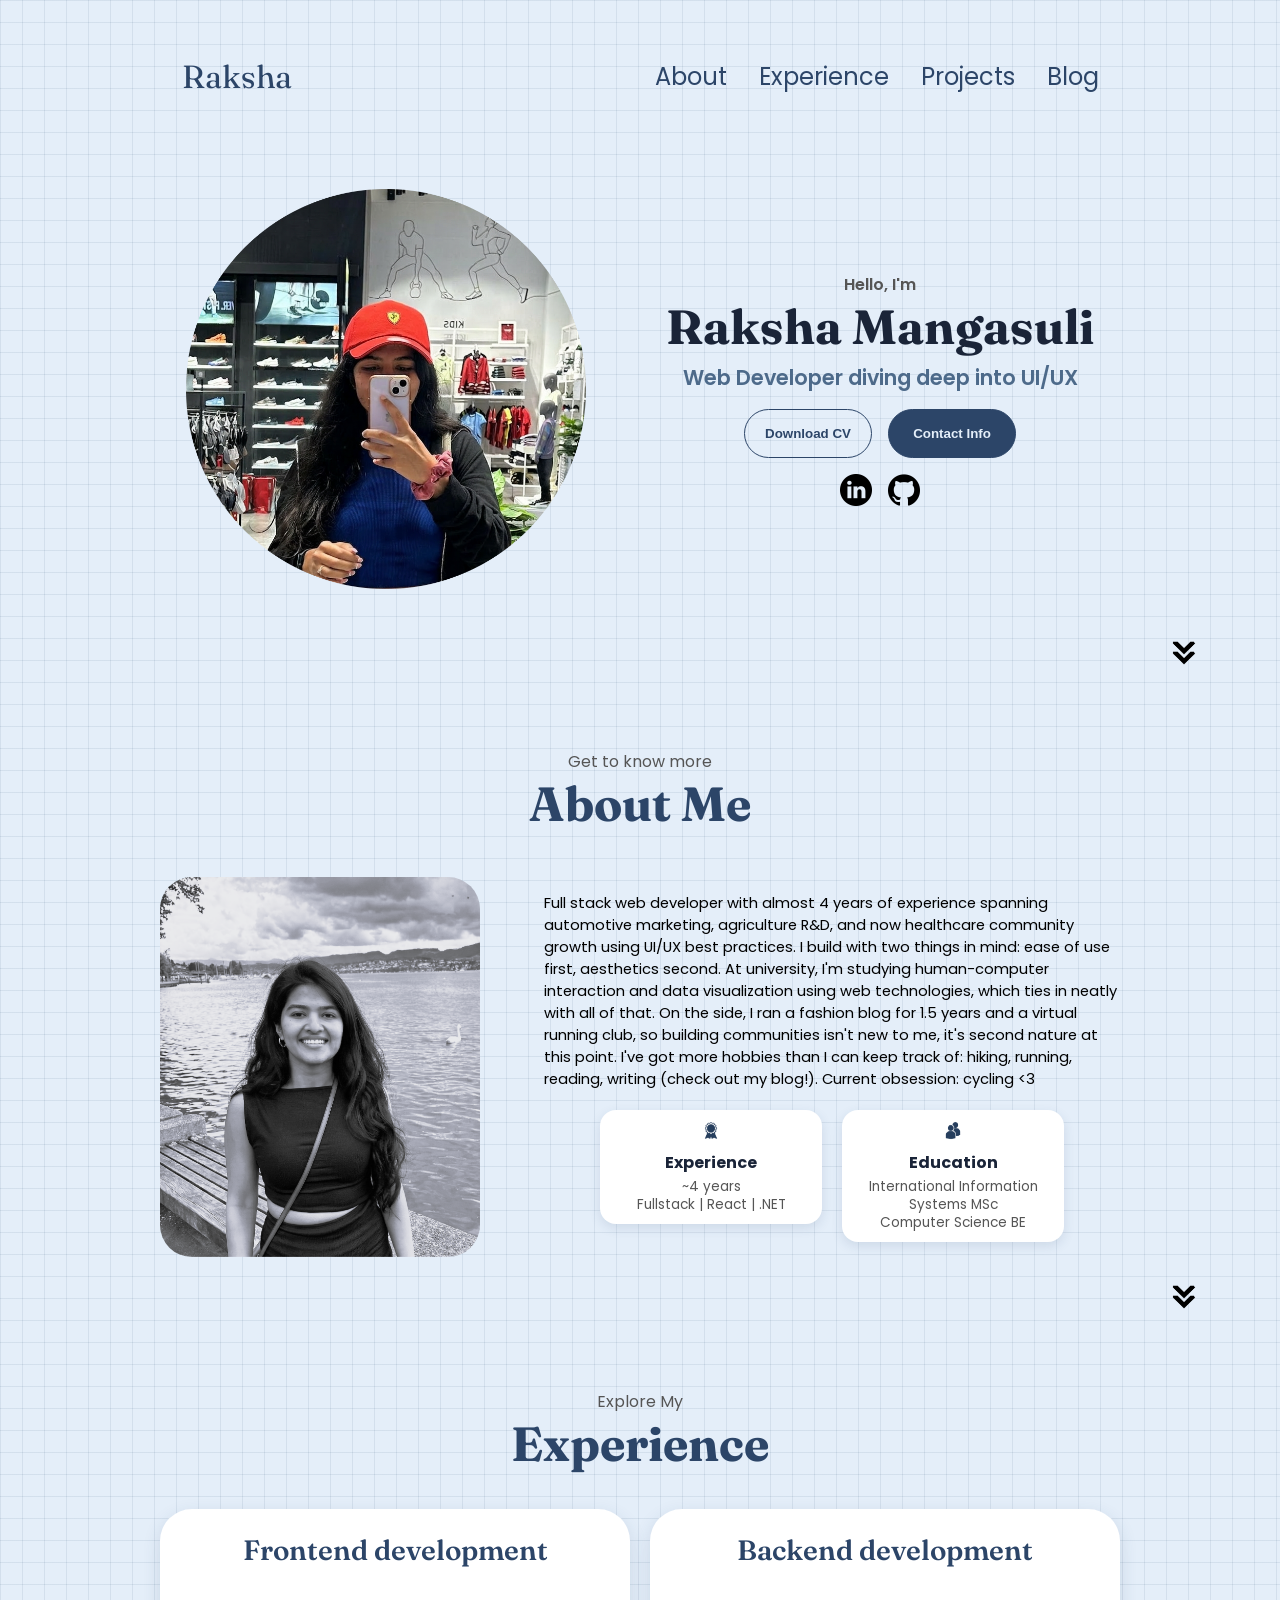
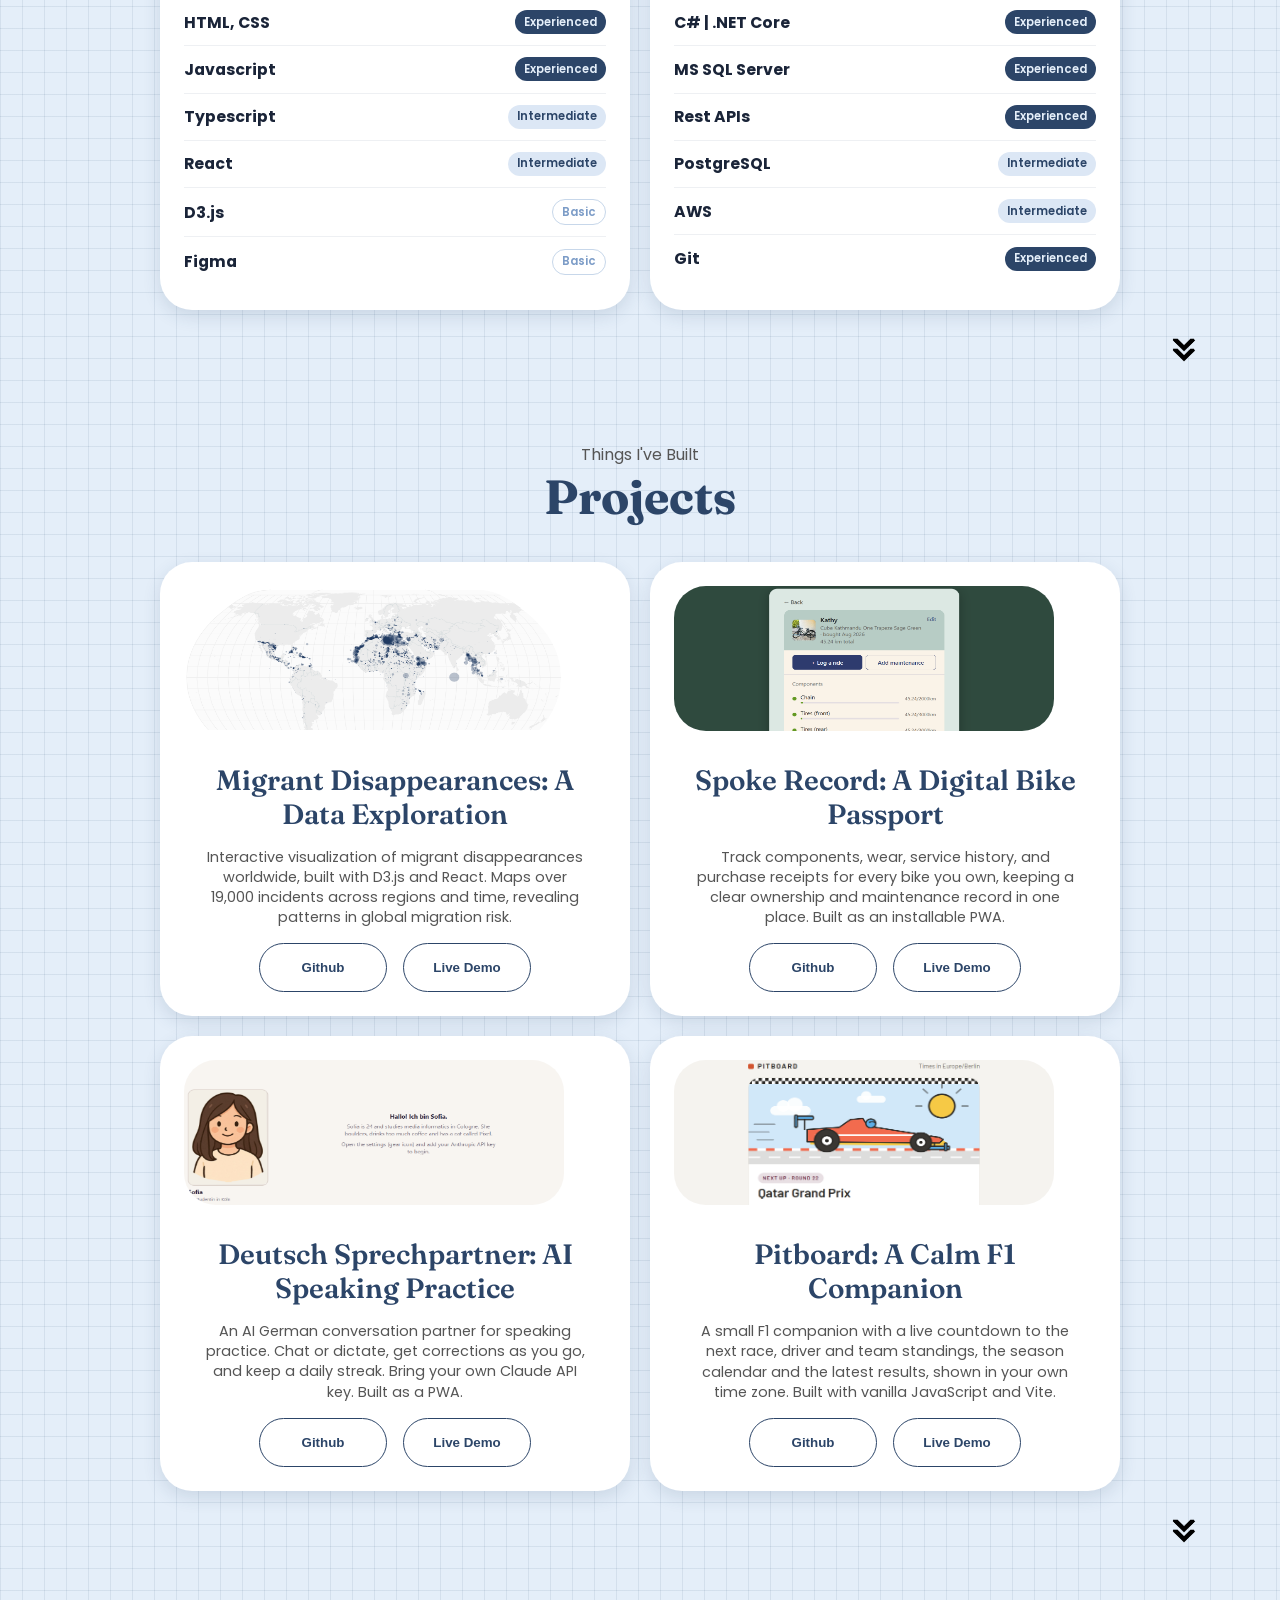
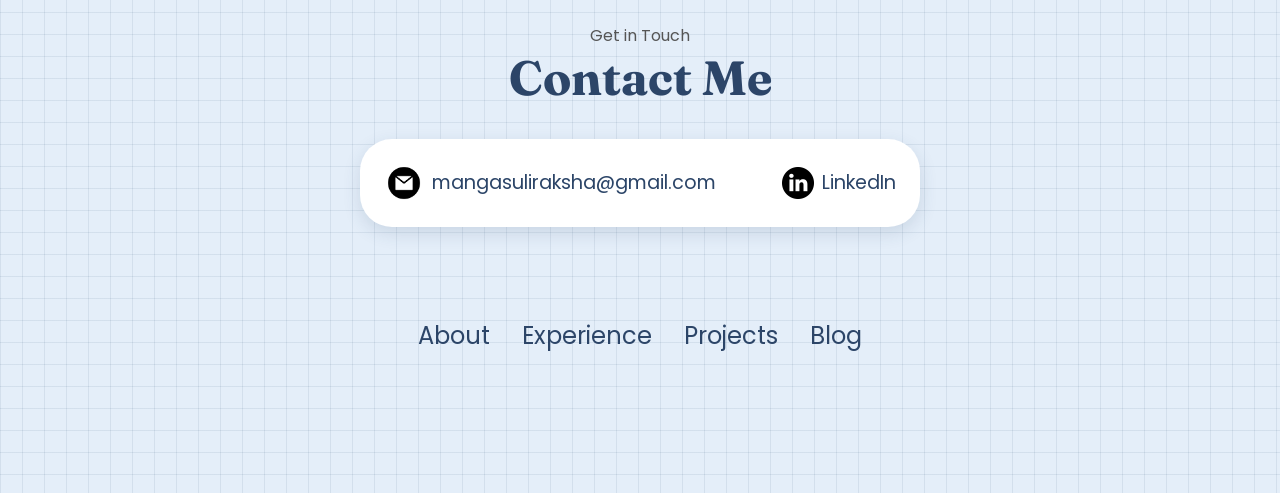
<file: index.html>
<!DOCTYPE html>
<html lang="en">
<head>
    <meta charset="UTF-8">
    <meta name="viewport" content="width=device-width, initial-scale=1.0">
    <title>My portfolio</title>
    <link rel="icon" href="favicon.svg" type="image/svg+xml"/>
    <link rel="icon" href="favicon-32.png" sizes="32x32" type="image/png"/>
    <link rel="apple-touch-icon" href="apple-touch-icon.png"/>
    <link rel="stylesheet" href="style.css"/>
    <link rel="stylesheet" href="mediaqueries.css"/>
    <link rel="preconnect" href="https://fonts.googleapis.com">
    <link rel="preconnect" href="https://fonts.gstatic.com" crossorigin>
    <link href="https://fonts.googleapis.com/css2?family=Poppins:wght@300;400;500;600&family=Fraunces:wght@500;600;700&display=swap" rel="stylesheet">
</head>
<body>
    <!-- CURSOR GLOW (disabled): uncomment to restore; also see script.js and style.css
    <div class="cursor-glow" id="cursor-glow"></div>
    -->
    <nav id="desktop-nav">
        <div class="logo">Raksha</div>
        <div class="nav-links">
            <ul class="nav-links">
                <li> <a href="#about">About</a> </li>
                <li> <a href="#experience">Experience</a> </li>
                <li> <a href="#projects">Projects</a> </li>
                <!-- <li> <a href="#contact">Contact</a> </li> -->
                <li> <a href="https://raksha-mangasuli.github.io/blog/" target="_blank" rel="noopener noreferrer">Blog</a> </li>
            </ul>
        </div>
    </nav>
    <nav id="hamburger-nav">
        <div class="logo">Raksha</div>
        <div class="hamburger-menu">
            <div class="hamburger-icon" onclick="toggleMenu()">
                <span></span>
                <span></span>
                <span></span>
            </div>
            <div class="menu-links">
                <li> <a href="#about" onclick="toggleMenu()">About</a> </li>
                <li> <a href="#experience" onclick="toggleMenu()">Experience</a> </li>
                <li> <a href="#projects" onclick="toggleMenu()">Projects</a> </li>
                <!-- <li> <a href="#contact" onclick="toggleMenu()">Contact</a> </li> -->
                <li> <a href="https://raksha-mangasuli.github.io/blog/" target="_blank" rel="noopener noreferrer">Blog</a> </li>
            </div>
        </div>
    </nav>
    <section id="profile">
        <div class="section-pic-container">
            <img src="./assets/profile_pic.png" alt="Raksha profile picture" />
        </div>
        <div class="section-text">
            <p class="section-text-p1">Hello, I'm</p>
            <h1 class="title">Raksha Mangasuli</h1>
            <p class="section-text-p2">Web Developer diving deep into UI/UX</p>

            <div class="btn-container">
            <button
                class="btn btn-color-2"
                onclick="window.open('./assets/Raksha_S_CV_2026.pdf', '_blank', 'noopener')">
                    Download CV </button>
            <button
                class="btn btn-color-1"
                onclick="document.getElementById('contact').scrollIntoView({behavior:'smooth'})">
                    Contact Info </button>
            </div>
            <div id="socials-container">
            <img
            src="./assets/linkedin.png"
            alt="My LinkedIn profile"
            class="icon"
            onclick="window.open('https://www.linkedin.com/in/raksha-mangasuli/', '_blank', 'noopener')"
            />
            <img
            src="./assets/github.png"
            alt="My Github profile"
            class="icon"
            onclick="window.open('https://github.com/raksha-mangasuli/', '_blank', 'noopener')"
            />
        </div>

        </div> 
        
        <img src="./assets/arrow.png" 
        alt="Arrow icon"
        class="icon arrow"
        onclick="document.getElementById('about').scrollIntoView({behavior:'smooth'})"
        />
    </section>
    <section id="about">
        <p class = "section-text-p1"> Get to know more</p>
        <h1 class="title">About Me</h1>
        <div class="section-container">
            <div class="about-pic-container">
                <img
                src="./assets/about_pic.png"
                alt="Profile picture"
                class="about_pic"
                />
            </div>
            <div class="about-details-container">
                <div class="text-container">
                    <p>Full stack web developer with almost 4 years of experience spanning automotive marketing, agriculture R&D, and now healthcare community growth using UI/UX best practices. I build with two things in mind: ease of use first, aesthetics second. At university, I'm studying human-computer interaction and data visualization using web technologies, which ties in neatly with all of that. On the side, I ran a fashion blog for 1.5 years and a virtual running club, so building communities isn't new to me, it's second nature at this point. I've got more hobbies than I can keep track of: hiking, running, reading, writing (check out my blog!). Current obsession: cycling <3</p>
                </div>
                <div class="about-containers">
                    <div class="about-card">
                        <img
                        src="./assets/experience.png"
                        alt="Experience icon"
                        class="icon"
                        />
                        <h3>Experience</h3>
                        <p> ~4 years <br /> Fullstack | React | .NET </p>
                    </div>
                
                    <div class="about-card">
                        <img
                        src="./assets/education.png"
                        alt="Education icon"
                        class="icon"
                        />
                        <h3>Education</h3>
                        <p> International Information Systems MSc <br /> Computer Science BE</p>
                    </div>
                </div>
            </div>
        </div>
        <img src="./assets/arrow.png" 
        alt="Arrow icon"
        class="icon arrow"
        onclick="document.getElementById('experience').scrollIntoView({behavior:'smooth'})"
        />
    </section>
    <section id="experience">
        <p class="section-text-p1">Explore My</p>
        <h1 class="title">Experience</h1>
        <div class="experience-details-container">
            <div class="about-containers">
                <div class="details-container">
                    <h2 class="experience-sub-title">Frontend development</h2>
                    <div class="article-container">
                        <div class="skill-row">
                            <span class="skill-name">HTML, CSS</span>
                            <span class="level-badge experienced">Experienced</span>
                        </div>
                        <div class="skill-row">
                            <span class="skill-name">Javascript</span>
                            <span class="level-badge experienced">Experienced</span>
                        </div>
                        <div class="skill-row">
                            <span class="skill-name">Typescript</span>
                            <span class="level-badge intermediate">Intermediate</span>
                        </div>
                        <div class="skill-row">
                            <span class="skill-name">React</span>
                            <span class="level-badge intermediate">Intermediate</span>
                        </div>
                        <div class="skill-row">
                            <span class="skill-name">D3.js</span>
                            <span class="level-badge basic">Basic</span>
                        </div>
                        <div class="skill-row">
                            <span class="skill-name">Figma</span>
                            <span class="level-badge basic">Basic</span>
                        </div>
                    </div>
                </div>
                <div class="details-container">
                    <h2 class="experience-sub-title">Backend development</h2>
                    <div class="article-container">
                        <div class="skill-row">
                            <span class="skill-name">C# | .NET Core</span>
                            <span class="level-badge experienced">Experienced</span>
                        </div>
                        <div class="skill-row">
                            <span class="skill-name">MS SQL Server</span>
                            <span class="level-badge experienced">Experienced</span>
                        </div>
                        <div class="skill-row">
                            <span class="skill-name">Rest APIs</span>
                            <span class="level-badge experienced">Experienced</span>
                        </div>
                        <div class="skill-row">
                            <span class="skill-name">PostgreSQL</span>
                            <span class="level-badge intermediate">Intermediate</span>
                        </div>
                        <div class="skill-row">
                            <span class="skill-name">AWS</span>
                            <span class="level-badge intermediate">Intermediate</span>
                        </div>
                        <div class="skill-row">
                            <span class="skill-name">Git</span>
                            <span class="level-badge experienced">Experienced</span>
                        </div>
                    </div>
                </div>
            </div>
        </div>
        <img src="./assets/arrow.png" 
        alt="Arrow icon"
        class="icon arrow"
        onclick="document.getElementById('projects').scrollIntoView({behavior:'smooth'})"
        />
    </section>
    <section id="projects">
        <p class="section-text-p1">Things I've Built</p>
        <h1 class="title">Projects</h1>
        <div class="experience-details-container">
            <div class="about-containers">
            <div class="details-container color-container">
                <div class="article-container">
                    <img
                    src="./assets/project-1.png"
                    alt="Project 1"
                    class="project-img"
                    />
                </div>
                <h2 class="experience-sub-title project-title">Migrant Disappearances: A Data Exploration</h2>
                <p class="project-description">Interactive visualization of migrant disappearances worldwide, built with D3.js and React. Maps over 19,000 incidents across regions and time, revealing patterns in global migration risk.</p>
                <div class="btn-container">
                    <button
                    class="btn btn-color-2 project-btn"
                    onclick="window.open('https://github.com/raksha-mangasuli/missing_migrants_data_vis', '_blank', 'noopener')"
                    >
                    Github
                    </button>
                    <button
                    class="btn btn-color-2 project-btn"
                    onclick="window.open('https://raksha-mangasuli.github.io/missing_migrants_data_vis/', '_blank', 'noopener')"
                    >
                    Live Demo
                    </button>
                </div>
            </div>
            <div class="details-container color-container">
                <div class="article-container">
                    <img
                    src="./assets/spoke-record.png"
                    alt="Spoke Record"
                    class="project-img"
                    />
                </div>
                <h2 class="experience-sub-title project-title">Spoke Record: A Digital Bike Passport</h2>
                <p class="project-description">Track components, wear, service history, and purchase receipts for every bike you own, keeping a clear ownership and maintenance record in one place. Built as an installable PWA.</p>
                <div class="btn-container">
                    <button
                    class="btn btn-color-2 project-btn"
                    onclick="window.open('https://github.com/raksha-mangasuli/spoke-record', '_blank', 'noopener')"
                    >
                    Github
                    </button>
                    <button
                    class="btn btn-color-2 project-btn"
                    onclick="window.open('https://spoke-record.netlify.app/', '_blank', 'noopener')"
                    >
                    Live Demo
                    </button>
                </div>
            </div>
            <div class="details-container color-container">
                <div class="article-container">
                    <img
                    src="./assets/deutsch-sprechpartner.png"
                    alt="Deutsch Sprechpartner"
                    class="project-img"
                    />
                </div>
                <h2 class="experience-sub-title project-title">Deutsch Sprechpartner: AI Speaking Practice</h2>
                <p class="project-description">An AI German conversation partner for speaking practice. Chat or dictate, get corrections as you go, and keep a daily streak. Bring your own Claude API key. Built as a PWA.</p>
                <div class="btn-container">
                    <button
                    class="btn btn-color-2 project-btn"
                    onclick="window.open('https://github.com/raksha-mangasuli/deutsch-sprechpartner', '_blank', 'noopener')"
                    >
                    Github
                    </button>
                    <button
                    class="btn btn-color-2 project-btn"
                    onclick="window.open('https://raksha-mangasuli.github.io/deutsch-sprechpartner/', '_blank', 'noopener')"
                    >
                    Live Demo
                    </button>
                </div>
            </div>
            <div class="details-container color-container">
                <div class="article-container">
                    <img
                    src="./assets/pitboard.png"
                    alt="Pitboard"
                    class="project-img"
                    />
                </div>
                <h2 class="experience-sub-title project-title">Pitboard: A Calm F1 Companion</h2>
                <p class="project-description">A small F1 companion with a live countdown to the next race, driver and team standings, the season calendar and the latest results, shown in your own time zone. Built with vanilla JavaScript and Vite.</p>
                <div class="btn-container">
                    <button
                    class="btn btn-color-2 project-btn"
                    onclick="window.open('https://github.com/raksha-mangasuli/pitboard', '_blank', 'noopener')"
                    >
                    Github
                    </button>
                    <button
                    class="btn btn-color-2 project-btn"
                    onclick="window.open('https://raksha-mangasuli.github.io/pitboard/', '_blank', 'noopener')"
                    >
                    Live Demo
                    </button>
                </div>
            </div>
        </div>
        </div>
        <img src="./assets/arrow.png" 
        alt="Arrow icon"
        class="icon arrow"
        onclick="document.getElementById('contact').scrollIntoView({behavior:'smooth'})"
        />
    </section>
    <section id="contact">
      <p class="section-text-p1">Get in Touch</p>
      <h1 class="title">Contact Me</h1>
      <div class="contact-info-upper-container">
        <div class="contact-info-container">
          <img
            src="./assets/email.png"
            alt="Email icon"
            class="icon contact-icon email-icon"
          />
          <p><a href="mailto:mangasuliraksha@gmail.com">mangasuliraksha@gmail.com</a></p>
          <button
            type="button"
            class="copy-email-btn"
            aria-label="Copy email address"
            data-email="mangasuliraksha@gmail.com"
            onclick="copyEmail(this)"
          >
            <svg
              class="copy-icon"
              viewBox="0 0 24 24"
              fill="none"
              stroke="currentColor"
              stroke-width="2"
              stroke-linecap="round"
              stroke-linejoin="round"
            >
              <rect x="9" y="9" width="12" height="12" rx="2"></rect>
              <path d="M5 15H4a1 1 0 0 1-1-1V4a1 1 0 0 1 1-1h10a1 1 0 0 1 1 1v1"></path>
            </svg>
            <span class="copy-feedback">
              <svg
                class="copy-feedback-icon"
                viewBox="0 0 24 24"
                fill="none"
                stroke="currentColor"
                stroke-width="2"
                stroke-linecap="round"
                stroke-linejoin="round"
              >
                <circle cx="12" cy="12" r="9"></circle>
                <path d="M8 12.5l2.5 2.5L16 9.5"></path>
              </svg>
              Copied!
            </span>
          </button>
        </div>
        <div class="contact-info-container">
          <img
            src="./assets/linkedin.png"
            alt="LinkedIn icon"
            class="icon contact-icon"
          />
          <p><a href="https://www.linkedin.com/in/raksha-mangasuli/" target="_blank" rel="noopener noreferrer">LinkedIn</a></p>
        </div>
      </div>
    </section>
    <footer>
        <nav>
            <div class="nav-links-container">
                <ul class="nav-links">
                <li> <a href="#about">About</a> </li>
                <li> <a href="#experience">Experience</a> </li>
                <li> <a href="#projects">Projects</a> </li>
                <!-- <li> <a href="#contact">Contact</a> </li> -->
                <li> <a href="https://raksha-mangasuli.github.io/blog/" target="_blank" rel="noopener noreferrer">Blog</a> </li>
            </ul>
            </div>
        </nav>
    </footer>
    <script src="script.js"> </script>
</body>
</html>
</file>
<file: style.css>
/*general styling*/

*{
    margin: 0;
    padding: 0;  
}

body{
    font-family: "Poppins", sans-serif;
    background-color: #E4EEF9;
    background-image:
      linear-gradient(rgba(44,69,104,0.09) 1px, transparent 1px),
      linear-gradient(90deg, rgba(44,69,104,0.09) 1px, transparent 1px);
    background-size: 22px 22px;
}

html{
    scroll-behavior: smooth;
}

p{
    color: rgb(85, 85, 85);
}

/*transition*/
a, .btn {
    transition: all 300ms ease;
}

/*desktop nav*/
nav, .nav-links{
    display: flex;
}

nav{
    justify-content: space-around;
    align-items: center;
    height: 17vh;
}

.nav-links{
    gap: 2rem;
    list-style: none;
    font-size: 1.5rem;
}

a{
    color: #2C4568;
    text-decoration: none;
    text-decoration-color: white;
}

a:hover {
    color: #6E9BC9;
    text-decoration: underline;
    text-underline-offset: 1rem;
    text-decoration-color: #A9CCEE;
}

.logo{
    font-size: 2rem;
    font-family: "Fraunces", serif;
    color: #2C4568;
}

.logo:hover{
    cursor: default;
}

/*hamburger menu*/
#hamburger-nav{
    display: none;
}
.hamburger-menu{
    position: relative;
    display: inline-block;
}
.hamburger-icon{
    display: flex;
    flex-direction: column;
    justify-content: space-between;
    height: 24px;
    width: 30px;
    cursor: pointer;
}

.hamburger-icon span{
    width: 100%;
    height: 2px;
    background-color: #2C4568;
    transition: all 0.3 ease-in-out;
}

.menu-links{
    position: absolute;
    top: 100%;
    right: 0;
    background-color: white;
    width: fit-content;
    max-height: 0;
    overflow: hidden;
    transition: all 0.3 ease-in-out;
}

.menu-links a{
    display: block;
    padding: 10px;
    text-align: center;
    font-size: 1.5rem;
    color: #2C4568;
    text-decoration: none;
    transition: all 0.3 ease-in-out;
}

.menu-links li{
list-style: none;
}

.menu-links.open{
    max-height: 300px;
}

.hamburger-icon.open span:first-child{
    transform: rotate(45deg) translate(10px,5px);
}
.hamburger-icon.open span:nth-child(2){
    opacity: 0;
}
.hamburger-icon.open span:last-child{
    transform: rotate(-45deg) translate(10px,-5px);
}

.hamburger-icon span:first-child{
    transform: none;
}
.hamburger-icon span:nth-child(2){
    opacity: 1;
}
.hamburger-icon span:last-child{
    transform: none;
}

/*SECTIONS*/
section{
    padding-top: 4vh;
    /* Size to content. A fixed 96vh made every section screen-tall, so on a big
       monitor short sections left large empty gaps between them. */
    height: auto;
    margin: 0 10rem;
    box-sizing: border-box;
    min-height: fit-content;
}

.section-container{
    display: flex;
}

#profile{
    display: flex;
    justify-content: center;
    gap: 5rem;
    height: auto;
    padding-bottom: 32px;
    position: relative;
    z-index: 2;
}

.section-pic-container{
    display: flex;
    height: 400px;
    width: 400px;
    margin: auto 0;
}

.section-text{
    align-self: center;
    text-align: center;
}

.section-text p{
    font-weight: 600;
}

.section-text-p1{
    text-align: center;
}
.section-text-p2{ 
    font-size: 1.3rem;
    margin-bottom: 1rem;
    color: #4d6a8a;
}

.title{
    font-size: 3rem;
    text-align: center;
    font-family: "Fraunces", serif;
    color: #2C4568;
}
#profile .title{
    color: #1A2438;
    margin-bottom: 0.4rem;
}
#socials-container{
    display: flex;
    justify-content: center;
    margin-top: 1rem;
    gap: 1rem;
}

/*ICON*/

.icon{
    cursor: pointer;
    height: 2rem;
}

/*BUTTONS*/

.btn-container{
    display: flex;
    justify-content: center;
    gap: 1rem;
}

.btn{
    font-weight: 600;
    transition: all 300ms ease;
    padding: 1rem;
    width: 8rem;
    border-radius: 2rem;
}

.btn-color-1, 
.btn-color-2{
    border: #2C4568 0.1rem solid;
}

.btn-color-1:hover, 
.btn-color-2:hover{
    cursor: pointer
}

.btn-color-1,
.btn-color-2:hover{
    background: #2C4568;
    color: #E4EEF9;
}

.btn-color-1:hover{
    background: #1c2f47;
}

.btn-color-2{
    background: none;
    color: #2C4568;
}

.btn-color-2:hover{
    border: #2C4568 0.1rem solid;
    color: #E4EEF9;
}

/* ABOUT SECTION */

#about{
    position: relative;
    height: auto;
    padding-top: 128px;
    padding-bottom: 96px;
}
#about .title{
    margin-bottom: 44px;
}

.about-containers{
    gap: 1.25rem;
    margin-bottom: 0;
    margin-top: 1.25rem;
    justify-content: center;
    flex-direction: row;
    align-items: flex-start;
}

.about-details-container{
    justify-content: center;
    flex-direction: column;
    flex: 1;
    max-width: 700px;
}

.about-containers,
.about-details-container{
    display: flex;
}

.about_pic{
    width: 100%;
    height: 100%;
    object-fit: cover;
    border-radius: 2rem;
}

.arrow{
    position: absolute;
    right: -5rem;
    bottom: 2.5rem;
    z-index: 5;
}
#profile .arrow{
    bottom: -3rem;
}

.details-container{
    padding: 1.5rem;
    flex: 1;
    background: white;
    border-radius: 2rem;
    border: none;
    box-shadow: 0 6px 18px rgba(44,69,104,0.14);
    text-align: center;
}

/* About Me cards only (Experience / Education) — fixed equal width */
.about-card{
    padding: 0.6rem 1rem;
    flex: 0 0 190px;
    width: 190px;
    background: white;
    border-radius: 1rem;
    border: none;
    box-shadow: 0 4px 12px rgba(44,69,104,0.12);
    text-align: center;
}

.about-card h3{
    font-size: 1rem;
    margin: 0.15rem 0;
    color: #1A2438;
}

.about-card p{
    font-size: 0.85rem;
    line-height: 1.35;
}

.about-card .icon{
    cursor: default;
    height: 1.3rem;
    filter: invert(20%) sepia(22%) saturate(1382%) hue-rotate(174deg) brightness(94%) contrast(88%);
}

/* Scoped to this paragraph; the global p rule (grey) would otherwise apply */
.text-container p{
    color: #000000;
    font-size: 0.92rem;
    line-height: 1.5;
}
.section-container{
    gap: 4rem;
    height: auto;
    /* The photo + text block has a capped width (text max 700px). Without this it
       packs to the left edge and leaves a big empty area on wide monitors. */
    justify-content: center;
}

.about-pic-container{
    width: 320px;
    height: 380px;
    align-self: center;
    margin: 0;
}

/*EXPERIENCE SECTION*/

#experience{
    position: relative;
    padding-bottom: 96px;
}

.experience-sub-title{
    color: #2C4568;
    font-family: "Fraunces", serif;
    font-weight: 600;
    font-size: 1.75rem;
    margin-bottom: 2rem;
}

.experience-details-container{
    margin-top: 1rem;
    display: flex;
    justify-content: center;
    flex-direction: column;
}

.article-container{
    display: flex;
    flex-direction: column;
    width: 100%;
}

.skill-row{
    display: flex;
    align-items: center;
    justify-content: space-between;
    gap: 1rem;
    padding: 0.7rem 0;
    border-bottom: 1px solid rgba(44,69,104,0.08);
    text-align: left;
}

.skill-row:last-child{
    border-bottom: none;
}

.skill-name{
    font-weight: 700;
    color: #1A2438;
    font-size: 0.98rem;
}

.level-badge{
    font-size: 0.72rem;
    font-weight: 600;
    padding: 0.3em 0.8em;
    border-radius: 999px;
    white-space: nowrap;
}

.level-badge.experienced{
    background: #2C4568;
    color: #E4EEF9;
}

.level-badge.intermediate{
    background: #DCE7F5;
    color: #2C4568;
}

.level-badge.basic{
    background: transparent;
    color: #7C9CC7;
    border: 1.5px solid #C7D7EA;
}

/*PROJECTS SECTION */

#projects{
    position: relative;
    padding-bottom: 96px;
}

.color-container{
    border: none;
    box-shadow: 0 6px 18px rgba(44,69,104,0.14);
    background: #FFFFFF;
}

.project-img{
    border-radius: 2rem;
    width: 90%;
    height: 90%;
}

.project-title{
    margin: 1rem;
    color: #2C4568;
    font-family: "Fraunces", serif;
}

.project-description{
    margin: 0 1rem 1rem;
    color: rgb(85,85,85);
    font-size: 0.9rem;
    line-height: 1.4;
}

.project-btn{
    color: #2C4568;
    border-color: #2C4568;
}

/* Experience + Project cards: equal height per row regardless of content length.
   Flex items default to align-items: stretch, but .about-containers overrides it
   with flex-start, so we undo that here for these two sections only
   (the About Me .about-card tiles keep their own sizing). */
#experience .about-containers,
#projects .about-containers{
    align-items: stretch;
}

/* Make each card a column so the button row can be pushed to the bottom
   (margin-top: auto absorbs leftover space), keeping buttons aligned across cards. */
#projects .details-container{
    display: flex;
    flex-direction: column;
}

#projects .btn-container{
    margin-top: auto;
}

/* BLOG */
#blog {
    position: relative;
    display: flex;
    flex-direction: column;
    align-items: center;
}

.blog-grid {
    display: grid;
    grid-template-columns: repeat(2, 1fr);
    gap: 2rem;
    width: 100%;
    margin-top: 2rem;
    align-items: stretch;
}

.blog-card {
    border: none;
    background: white;
    box-shadow: 0 6px 18px rgba(44,69,104,0.14);
    border-radius: 1rem;
    padding: 1.5rem;
    display: flex;
    flex-direction: column;
    gap: 0.75rem;
    transition: all 300ms ease;
}

.blog-card:hover {
    box-shadow: 0 10px 26px rgba(44,69,104,0.2);
    transform: translateY(-4px);
}

.blog-meta {
    display: flex;
    gap: 1rem;
    align-items: center;
}

.blog-date {
    color: rgb(85, 85, 85);
    font-size: 0.85rem;
}

.blog-tag {
    background: #2C4568;
    color: #E4EEF9;
    font-family: "SFMono-Regular", Consolas, "Liberation Mono", Menlo, monospace;
    font-size: 0.75rem;
    padding: 0.2rem 0.75rem;
    border-radius: 2rem;
    font-weight: 600;
}

.blog-title {
    font-size: 1.25rem;
    color: #2C4568;
    font-family: "Fraunces", serif;
}

.blog-excerpt {
    font-size: 0.95rem;
    flex-grow: 1;
}

.blog-btn {
    align-self: flex-start;
    padding: 0.5rem 1.25rem;
    width: auto;
    font-size: 0.9rem;
    text-decoration: none;
    display: inline-block;
    text-align: center;
}

.blog-post-img {
    width: 100%;
    max-height: 400px;
    object-fit: cover;
    border-radius: 1rem;
    margin-bottom: 1.5rem;
}

/* CONTACT */

#contact {
  display: flex;
  justify-content: center;
  flex-direction: column;
  height: fit-content;
}

.contact-info-upper-container {
  display: flex;
  justify-content: center;
  border-radius: 2rem;
  border: none;
  box-shadow: 0 6px 18px rgba(44,69,104,0.14);
  background: #ffffff;
  margin: 2rem auto;
  padding: 0.5rem;
}

.contact-info-container {
  display: flex;
  align-items: center;
  justify-content: center;
  gap: 0.5rem;
  margin: 1rem;
}

.contact-info-container p {
  font-size: larger;
}

.contact-icon {
  cursor: default;
}

.email-icon {
  height: 2.5rem;
}

.copy-email-btn {
  position: relative;
  display: inline-flex;
  align-items: center;
  justify-content: center;
  background: none;
  border: none;
  padding: 0.25rem;
  cursor: pointer;
  color: rgb(53, 53, 53);
  opacity: 0;
  transition: opacity 150ms ease, color 150ms ease;
}

.contact-info-container:hover .copy-email-btn,
.copy-email-btn:focus-visible {
  opacity: 1;
}

.copy-email-btn:hover {
  color: rgb(0, 0, 0);
}

.copy-icon {
  width: 1.1rem;
  height: 1.1rem;
}

.copy-feedback {
  position: absolute;
  bottom: calc(100% + 0.4rem);
  left: 50%;
  transform: translateX(-50%) translateY(0.25rem);
  display: inline-flex;
  align-items: center;
  gap: 0.35rem;
  background: rgb(230, 244, 234);
  color: rgb(30, 110, 70);
  font-size: 0.9rem;
  font-weight: 600;
  padding: 0.35rem 0.75rem;
  border-radius: 999px;
  border: 1px solid rgba(34, 139, 87, 0.25);
  box-shadow: 0 2px 8px rgba(0, 0, 0, 0.1);
  white-space: nowrap;
  opacity: 0;
  pointer-events: none;
  transition: opacity 150ms ease, transform 150ms ease;
}

.copy-feedback-icon {
  width: 1rem;
  height: 1rem;
  color: rgb(34, 139, 87);
  flex-shrink: 0;
}

.copy-email-btn.copied .copy-feedback {
  opacity: 1;
  transform: translateX(-50%) translateY(0);
}

/* Touch devices have no hover, so keep the button visible */
@media (hover: none) {
  .copy-email-btn {
    opacity: 1;
  }
}

/*FOOTER SECTION*/

footer{
    height: 26vh;
    margin: 0 1rem;
}

footer p{
    text-align: center;
}
/* CURSOR GLOW (disabled): remove this comment wrapper to restore; also see index.html and script.js
.cursor-glow{
    position: fixed;
    width: 180px;
    height: 180px;
    border-radius: 50%;
    pointer-events: none;
    background: radial-gradient(circle, rgba(169,204,238,0.5) 0%, transparent 70%);
    transform: translate(-50%, -50%);
    z-index: 1;
    opacity: 0;
    transition: opacity 300ms ease;
}
*/
</file>
<file: mediaqueries.css>
@media screen and (max-width: 1400px) {
  #profile {
    height: auto;
  }
  .about-containers {
    flex-wrap: wrap;
  }
  #contact,
  #projects {
    height: fit-content;
  }
}

@media screen and (max-width: 1200px) {
  #desktop-nav {
    display: none;
  }
  #hamburger-nav {
    display: flex;
  }
  #experience,
  .experience-details-container {
    margin-top: 2rem;
  }
  #profile,
  .section-container {
    display: block;
  }
  .arrow {
    display: none;
  }
  section,
  .section-container {
    height: fit-content;
  }
  section {
    margin: 0 5%;
  }
  .section-pic-container {
    width: 275px;
    height: 275px;
    margin: 0 auto 2rem;
  }
  .about-containers {
    margin-top: 0;
  }
}

@media screen and (max-width: 600px) {
  #contact,
  footer {
    height: 40vh;
  }
  #profile {
    height: auto;
  }
  article {
    font-size: 1rem;
  }
  footer nav {
    height: fit-content;
    margin-bottom: 2rem;
  }
  .about-containers,
  .contact-info-upper-container,
  .btn-container {
    flex-wrap: wrap;
  }
  .contact-info-container {
    margin: 0;
  }
  .contact-info-container p,
  .nav-links li a {
    font-size: 1rem;
  }
  .experience-sub-title {
    font-size: 1.25rem;
  }
  .logo {
    font-size: 1.5rem;
  }
  .nav-links {
    flex-direction: column;
    gap: 0.5rem;
    text-align: center;
  }
  .section-pic-container {
    width: auto;
    height: 46vw;
    justify-content: center;
  }
  .section-text-p2 {
    font-size: 1.25rem;
  }
  .title {
    font-size: 2rem;
  }
  .text-container {
    text-align: justify;
  }
  .blog-grid {
        grid-template-columns: 1fr;
    }
  .blog-card:last-child:nth-child(odd) {
        grid-column: 1;
    }
}

@media screen and (max-width: 1000px) {
#desktop-nav{
    display: none;
}    
#hamburger-nav{
    display: flex;
}
}
</file>
